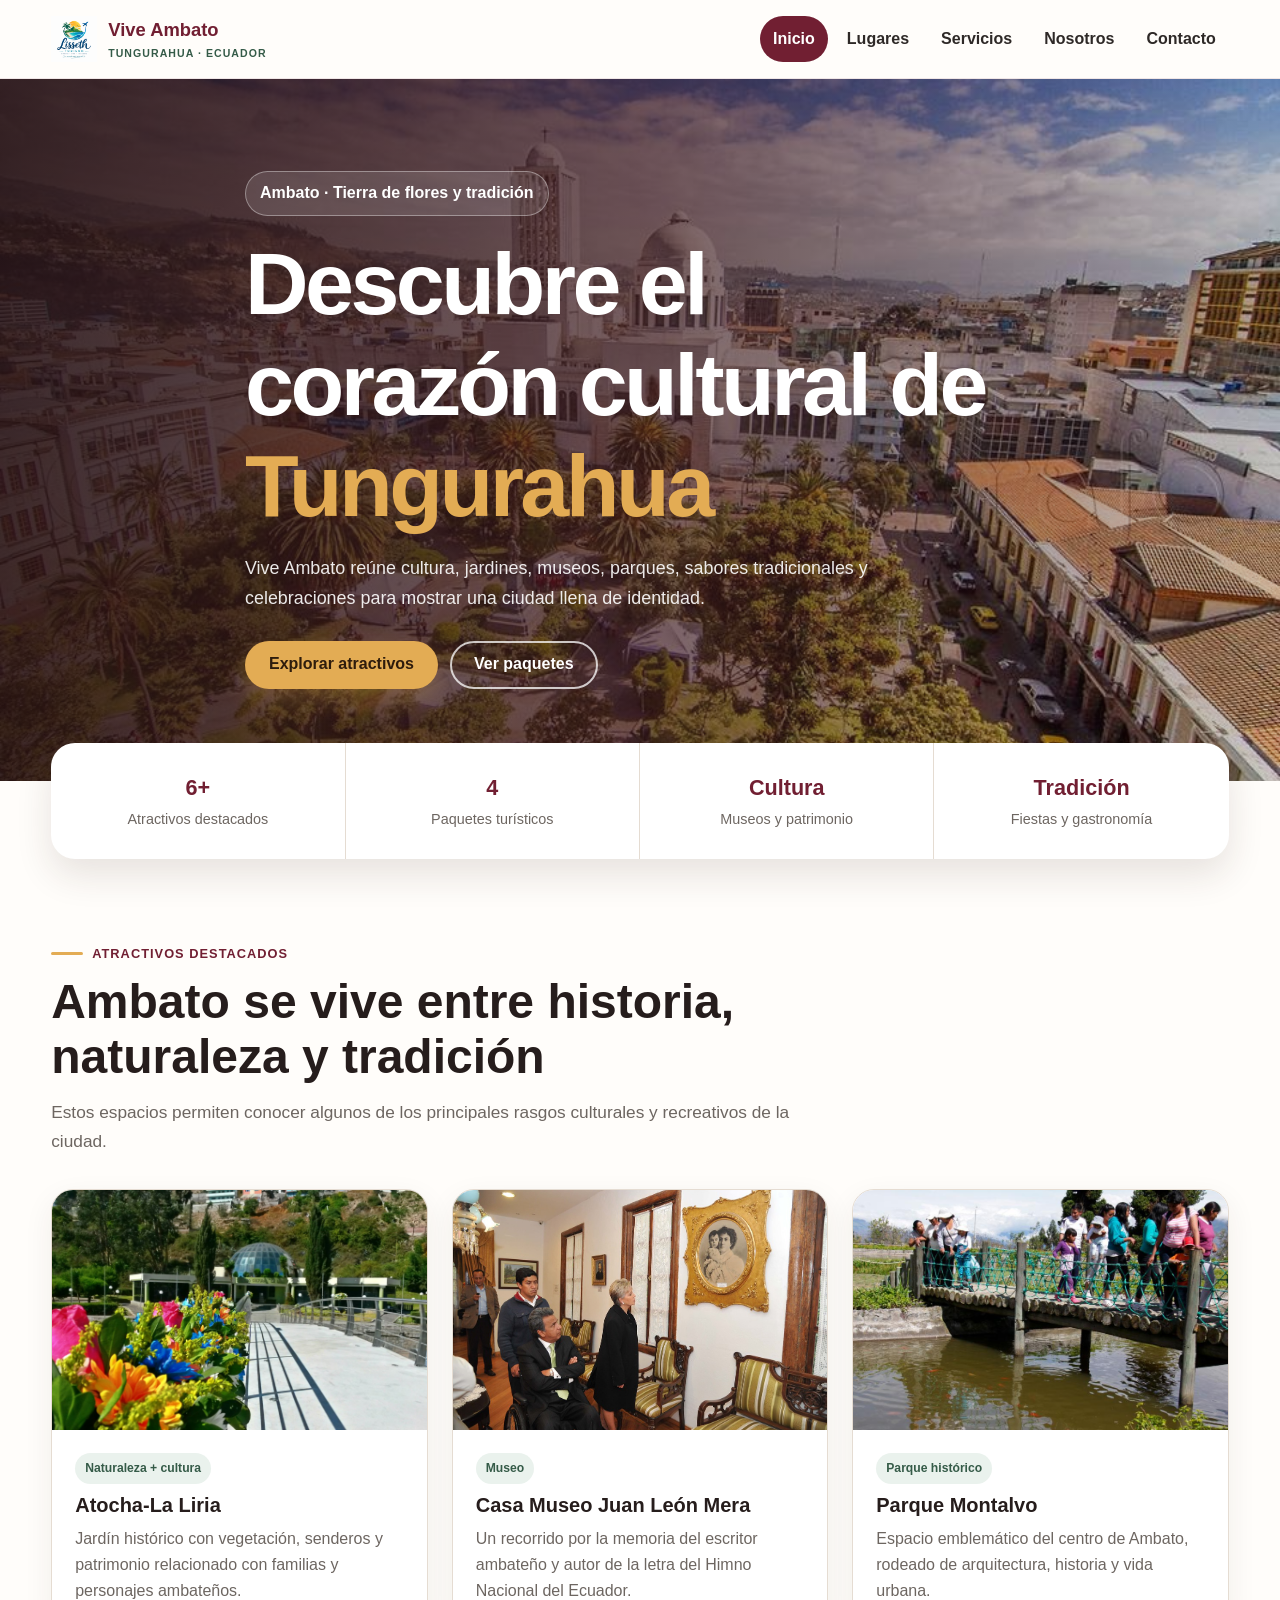
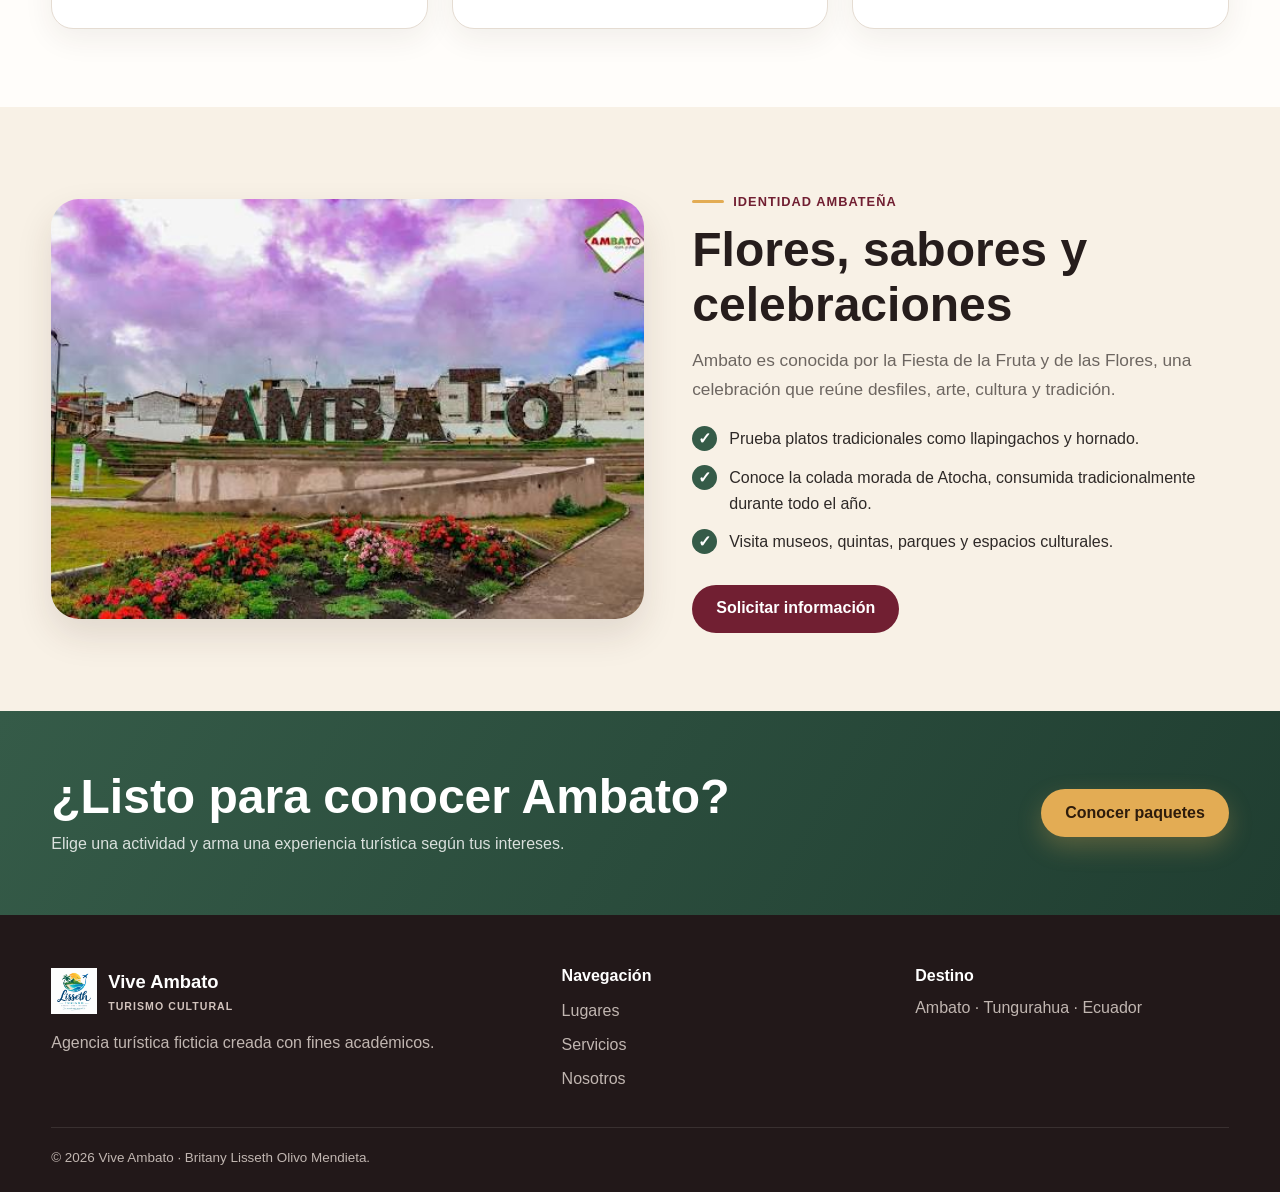
<file: index.html>
<!DOCTYPE html>
<html lang="es">
<head>
  <meta charset="UTF-8">
  <meta name="viewport" content="width=device-width, initial-scale=1.0">
  <meta name="description" content="Vive Ambato, agencia turística ficticia dedicada a promocionar la cultura, parques, gastronomía, museos y eventos de Ambato, Tungurahua.">
  <title>Vive Ambato | Inicio</title>
  <link rel="icon" href="images/logo.png" type="image/png">
  <link rel="stylesheet" href="css/styles.css">
</head>
<body>
  <a class="skip-link" href="#contenido">Saltar al contenido</a>

  <header class="site-header">
    <div class="container navbar">
      <a class="brand" href="index.html" aria-label="Ir al inicio de Vive Ambato">
        <img src="images/logo.png" alt="Logotipo de Vive Ambato">
        <span>Vive Ambato<small>Tungurahua · Ecuador</small></span>
      </a>
      <nav aria-label="Navegación principal">
        <ul class="nav-links">
          <li><a class="active" href="index.html">Inicio</a></li>
          <li><a href="destinos.html">Lugares</a></li>
          <li><a href="servicios.html">Servicios</a></li>
          <li><a href="nosotros.html">Nosotros</a></li>
          <li><a href="contacto.html">Contacto</a></li>
        </ul>
      </nav>
    </div>
  </header>

  <main id="contenido">
    <section class="hero">
      <div class="container hero-content">
        <span class="hero-badge">Ambato · Tierra de flores y tradición</span>
        <h1>Descubre el corazón cultural de <span>Tungurahua</span></h1>
        <p>Vive Ambato reúne cultura, jardines, museos, parques, sabores tradicionales y celebraciones para mostrar una ciudad llena de identidad.</p>
        <div class="hero-actions">
          <a class="btn btn-primary" href="destinos.html">Explorar atractivos</a>
          <a class="btn btn-secondary" href="servicios.html">Ver paquetes</a>
        </div>
      </div>
    </section>

    <section class="stats" aria-label="Resumen turístico">
      <div class="container stats-inner">
        <div class="stat"><strong>6+</strong><span>Atractivos destacados</span></div>
        <div class="stat"><strong>4</strong><span>Paquetes turísticos</span></div>
        <div class="stat"><strong>Cultura</strong><span>Museos y patrimonio</span></div>
        <div class="stat"><strong>Tradición</strong><span>Fiestas y gastronomía</span></div>
      </div>
    </section>

    <section class="section">
      <div class="container">
        <div class="section-heading">
          <span class="eyebrow">Atractivos destacados</span>
          <h2>Ambato se vive entre historia, naturaleza y tradición</h2>
          <p class="lead">Estos espacios permiten conocer algunos de los principales rasgos culturales y recreativos de la ciudad.</p>
        </div>
        <div class="grid-3">
          <article class="card">
            <div class="card-image"><img src="images/destino1.webp" alt="Representación del Jardín Histórico Botánico Atocha-La Liria"></div>
            <div class="card-content"><span class="card-tag">Naturaleza + cultura</span><h3>Atocha-La Liria</h3><p>Jardín histórico con vegetación, senderos y patrimonio relacionado con familias y personajes ambateños.</p></div>
          </article>
          <article class="card">
            <div class="card-image"><img src="images/destino2.webp" alt="Representación de la Casa Museo Juan León Mera"></div>
            <div class="card-content"><span class="card-tag">Museo</span><h3>Casa Museo Juan León Mera</h3><p>Un recorrido por la memoria del escritor ambateño y autor de la letra del Himno Nacional del Ecuador.</p></div>
          </article>
          <article class="card">
            <div class="card-image"><img src="images/destino4.webp" alt="Representación del Parque Montalvo de Ambato"></div>
            <div class="card-content"><span class="card-tag">Parque histórico</span><h3>Parque Montalvo</h3><p>Espacio emblemático del centro de Ambato, rodeado de arquitectura, historia y vida urbana.</p></div>
          </article>
        </div>
      </div>
    </section>

    <section class="section section-soft">
      <div class="container split">
        <div class="split-media"><img src="images/destino5.webp" alt="Representación de flores y áreas recreativas de Ambato"></div>
        <div>
          <span class="eyebrow">Identidad ambateña</span>
          <h2>Flores, sabores y celebraciones</h2>
          <p class="lead">Ambato es conocida por la Fiesta de la Fruta y de las Flores, una celebración que reúne desfiles, arte, cultura y tradición.</p>
          <ul class="check-list">
            <li>Prueba platos tradicionales como llapingachos y hornado.</li>
            <li>Conoce la colada morada de Atocha, consumida tradicionalmente durante todo el año.</li>
            <li>Visita museos, quintas, parques y espacios culturales.</li>
          </ul>
          <a class="btn btn-vino" href="contacto.html">Solicitar información</a>
        </div>
      </div>
    </section>

    <section class="cta">
      <div class="container cta-inner">
        <div><h2>¿Listo para conocer Ambato?</h2><p>Elige una actividad y arma una experiencia turística según tus intereses.</p></div>
        <a class="btn btn-primary" href="servicios.html">Conocer paquetes</a>
      </div>
    </section>
  </main>

  <footer class="site-footer">
    <div class="container">
      <div class="footer-grid">
        <div><a class="brand" href="index.html"><img src="images/logo.png" alt=""><span style="color:white">Vive Ambato<small style="color:#d2c3bd">Turismo cultural</small></span></a><p style="margin-top:15px">Agencia turística ficticia creada con fines académicos.</p></div>
        <div><h3>Navegación</h3><ul class="footer-links"><li><a href="destinos.html">Lugares</a></li><li><a href="servicios.html">Servicios</a></li><li><a href="nosotros.html">Nosotros</a></li></ul></div>
        <div><h3>Destino</h3><p>Ambato · Tungurahua · Ecuador</p></div>
      </div>
      <p class="copyright">© 2026 Vive Ambato · Britany Lisseth Olivo Mendieta.</p>
    </div>
  </footer>
</body>
</html>
</file>
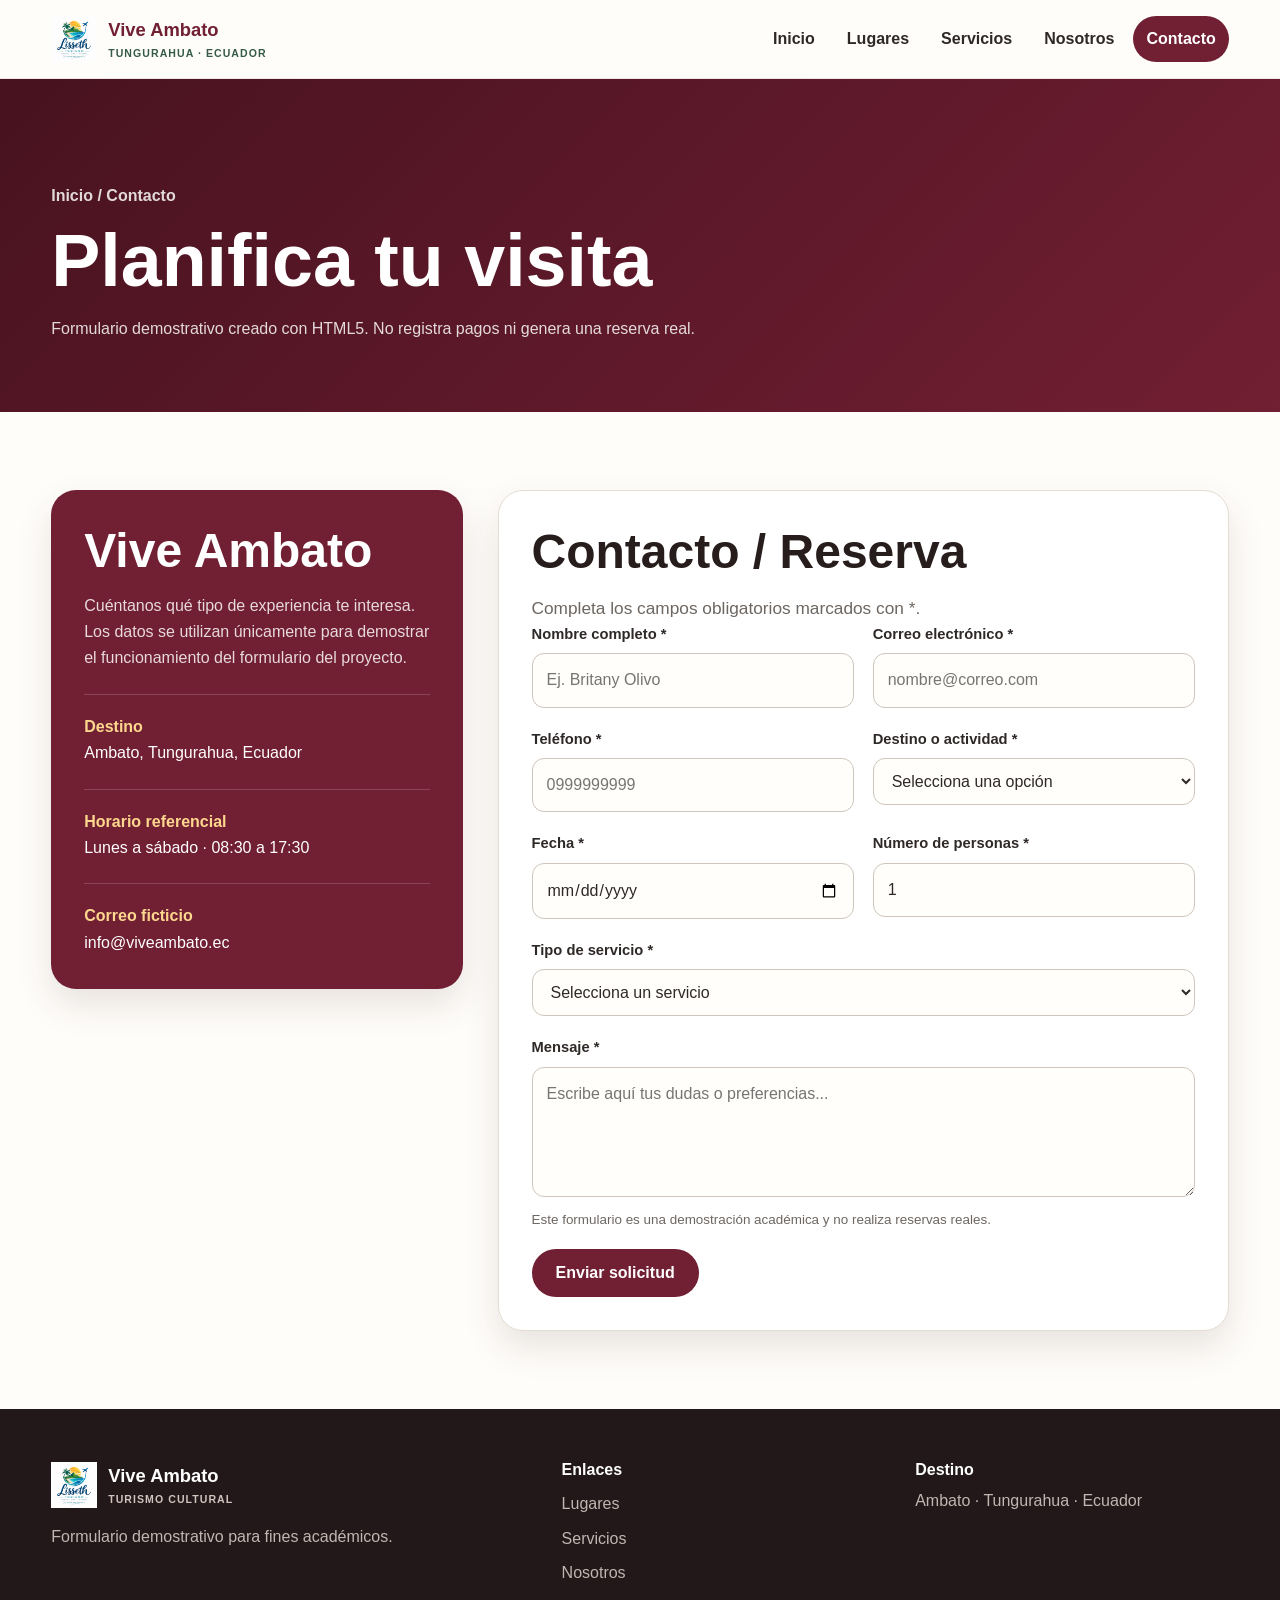
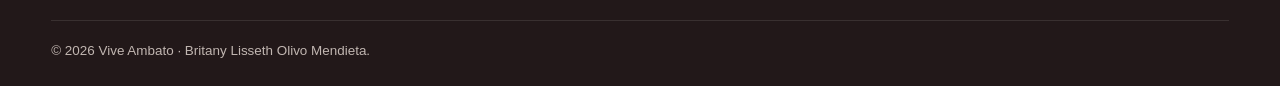
<file: contacto.html>
<!DOCTYPE html>
<html lang="es">
<head>
  <meta charset="UTF-8">
  <meta name="viewport" content="width=device-width, initial-scale=1.0">
  <meta name="description" content="Formulario HTML5 de contacto y reserva demostrativa de Vive Ambato.">
  <title>Contacto / Reserva | Vive Ambato</title>
  <link rel="icon" href="images/logo.png" type="image/png">
  <link rel="stylesheet" href="css/styles.css">
</head>
<body>
  <a class="skip-link" href="#contenido">Saltar al contenido</a>
  <header class="site-header"><div class="container navbar"><a class="brand" href="index.html"><img src="images/logo.png" alt="Logotipo de Vive Ambato"><span>Vive Ambato<small>Tungurahua · Ecuador</small></span></a><nav aria-label="Navegación principal"><ul class="nav-links"><li><a href="index.html">Inicio</a></li><li><a href="destinos.html">Lugares</a></li><li><a href="servicios.html">Servicios</a></li><li><a href="nosotros.html">Nosotros</a></li><li><a class="active" href="contacto.html">Contacto</a></li></ul></nav></div></header>

  <main id="contenido">
    <section class="page-hero"><div class="container"><p class="breadcrumb">Inicio / Contacto</p><h1>Planifica tu visita</h1><p>Formulario demostrativo creado con HTML5. No registra pagos ni genera una reserva real.</p></div></section>

    <section class="section">
      <div class="container contact-layout">
        <aside class="contact-info"><h2>Vive Ambato</h2><p>Cuéntanos qué tipo de experiencia te interesa. Los datos se utilizan únicamente para demostrar el funcionamiento del formulario del proyecto.</p><div class="info-row"><strong>Destino</strong>Ambato, Tungurahua, Ecuador</div><div class="info-row"><strong>Horario referencial</strong>Lunes a sábado · 08:30 a 17:30</div><div class="info-row"><strong>Correo ficticio</strong>info@viveambato.ec</div></aside>

        <section class="form-card" aria-labelledby="titulo-formulario">
          <h2 id="titulo-formulario">Contacto / Reserva</h2>
          <p class="lead">Completa los campos obligatorios marcados con *.</p>
          <form action="#" method="get">
            <div class="form-grid">
              <div class="form-group"><label for="nombre">Nombre completo *</label><input type="text" id="nombre" name="nombre" placeholder="Ej. Britany Olivo" required autocomplete="name"></div>
              <div class="form-group"><label for="correo">Correo electrónico *</label><input type="email" id="correo" name="correo" placeholder="nombre@correo.com" required autocomplete="email"></div>
              <div class="form-group"><label for="telefono">Teléfono *</label><input type="tel" id="telefono" name="telefono" placeholder="0999999999" required autocomplete="tel"></div>
              <div class="form-group"><label for="actividad">Destino o actividad *</label><select id="actividad" name="actividad" required><option value="">Selecciona una opción</option><option>Atocha-La Liria</option><option>Casa Museo Juan León Mera</option><option>Quinta de Juan Montalvo</option><option>Parque Montalvo</option><option>Parque de las Flores</option><option>Parque Provincial de la Familia</option><option>Ruta gastronómica</option></select></div>
              <div class="form-group"><label for="fecha">Fecha *</label><input type="date" id="fecha" name="fecha" required></div>
              <div class="form-group"><label for="personas">Número de personas *</label><input type="number" id="personas" name="personas" min="1" max="30" value="1" required></div>
              <div class="form-group full"><label for="servicio">Tipo de servicio *</label><select id="servicio" name="servicio" required><option value="">Selecciona un servicio</option><option>Ambato Cultural</option><option>Naturaleza y Flores</option><option>Sabores Ambateños</option><option>Ambato en un Día</option><option>Información general</option></select></div>
              <div class="form-group full"><label for="mensaje">Mensaje *</label><textarea id="mensaje" name="mensaje" placeholder="Escribe aquí tus dudas o preferencias..." required></textarea></div>
            </div>
            <p class="form-note">Este formulario es una demostración académica y no realiza reservas reales.</p>
            <button class="btn btn-vino" type="submit">Enviar solicitud</button>
          </form>
        </section>
      </div>
    </section>
  </main>

  <footer class="site-footer"><div class="container"><div class="footer-grid"><div><a class="brand" href="index.html"><img src="images/logo.png" alt=""><span style="color:white">Vive Ambato<small style="color:#d2c3bd">Turismo cultural</small></span></a><p style="margin-top:15px">Formulario demostrativo para fines académicos.</p></div><div><h3>Enlaces</h3><ul class="footer-links"><li><a href="destinos.html">Lugares</a></li><li><a href="servicios.html">Servicios</a></li><li><a href="nosotros.html">Nosotros</a></li></ul></div><div><h3>Destino</h3><p>Ambato · Tungurahua · Ecuador</p></div></div><p class="copyright">© 2026 Vive Ambato · Britany Lisseth Olivo Mendieta.</p></div></footer>
</body>
</html>
</file>
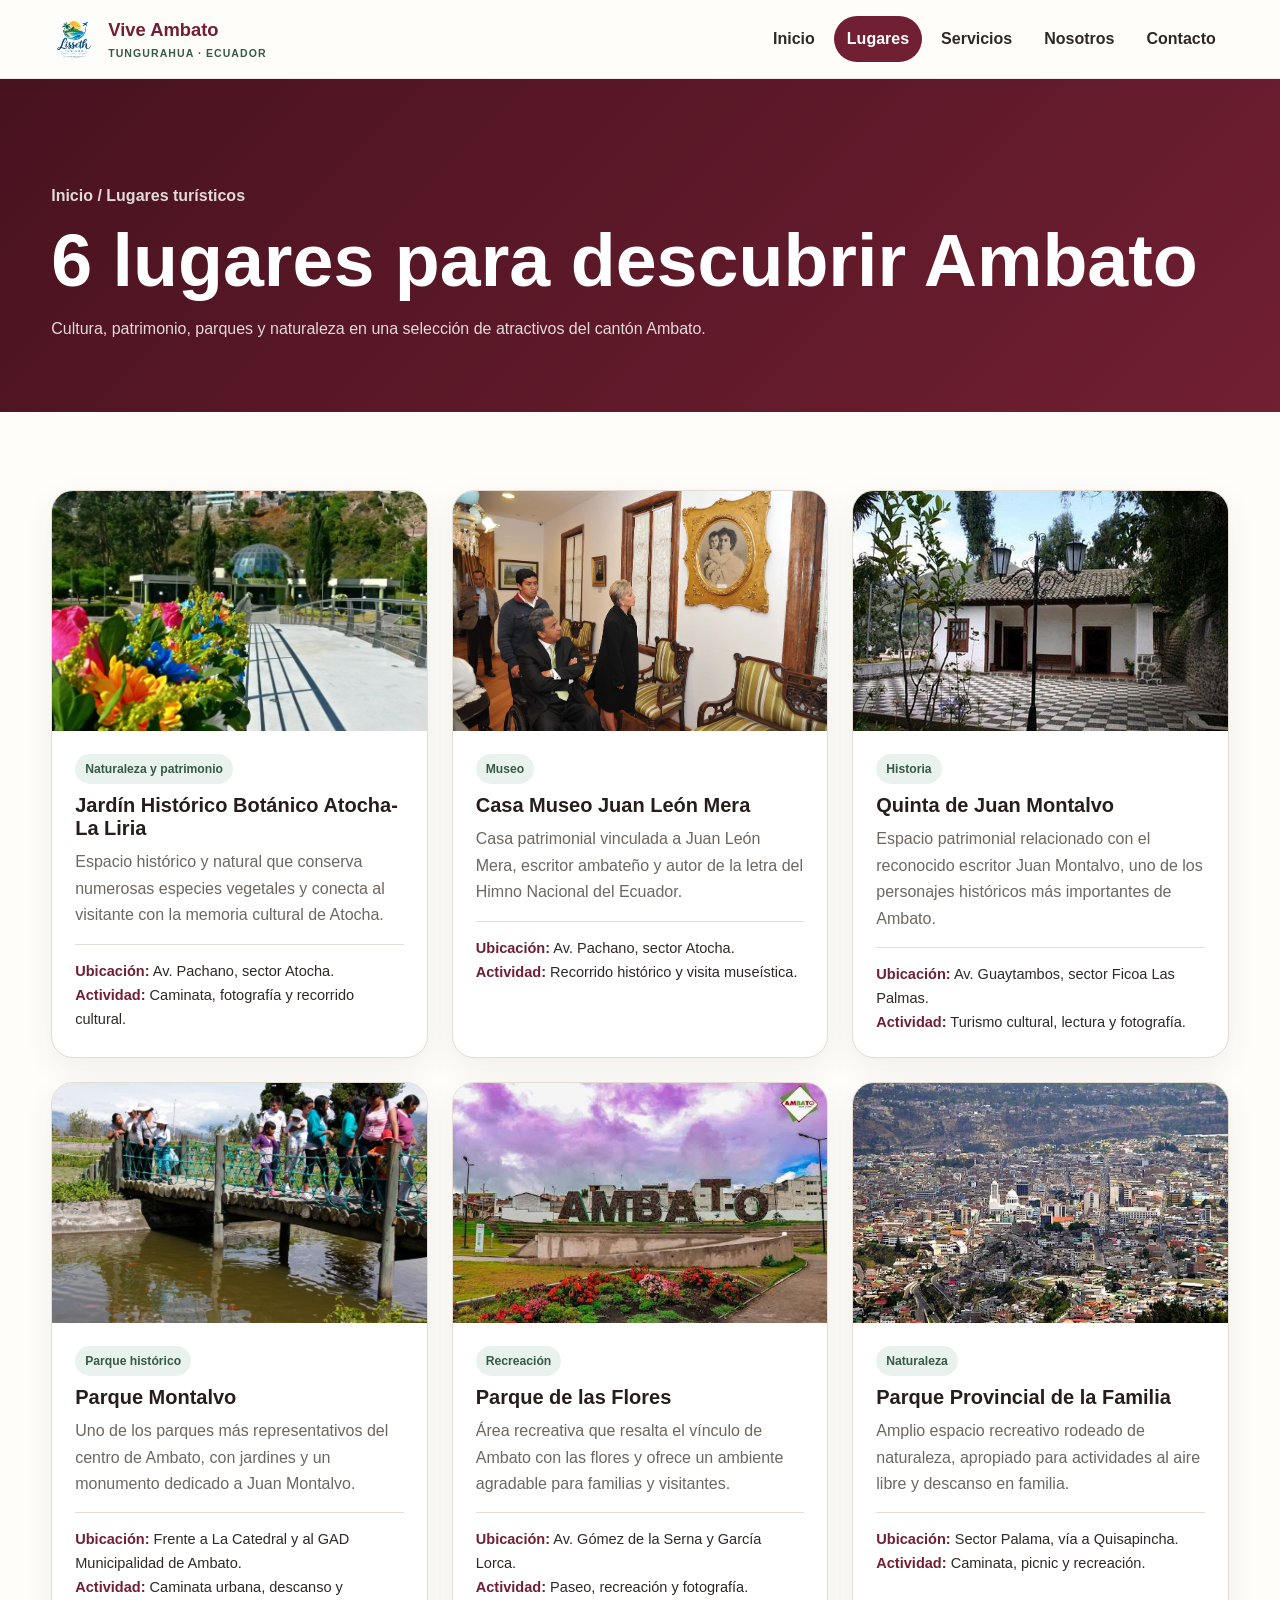
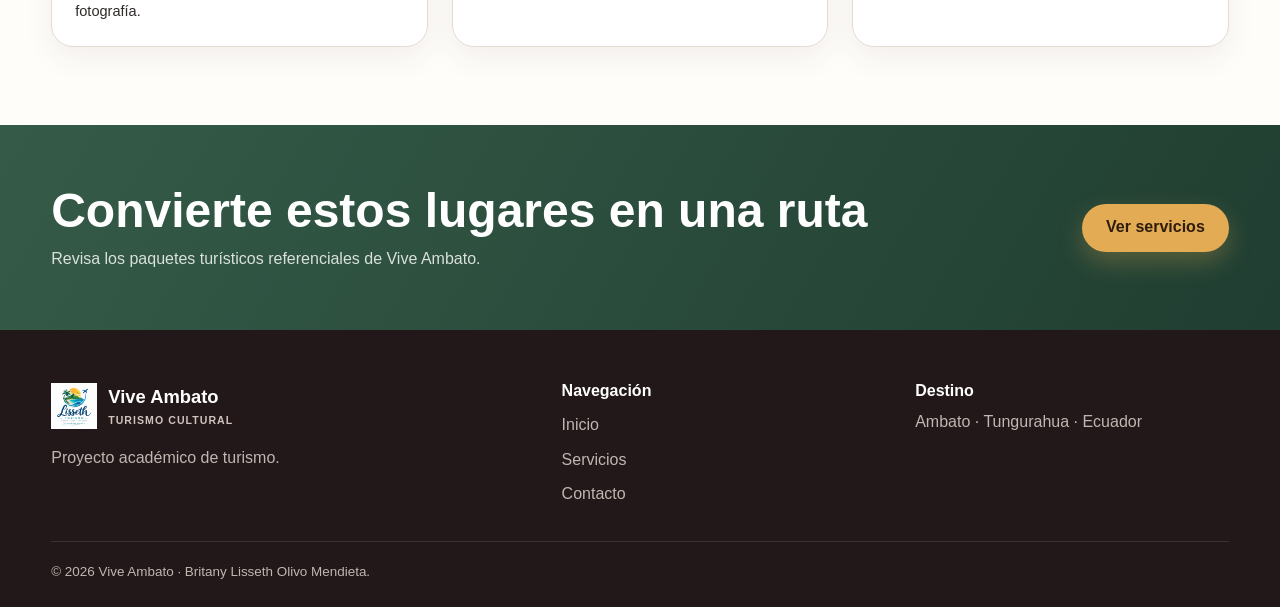
<file: destinos.html>
<!DOCTYPE html>
<html lang="es">
<head>
  <meta charset="UTF-8">
  <meta name="viewport" content="width=device-width, initial-scale=1.0">
  <meta name="description" content="Seis atractivos turísticos de Ambato con descripción, ubicación y actividades para el visitante.">
  <title>Lugares turísticos | Vive Ambato</title>
  <link rel="icon" href="images/logo.png" type="image/png">
  <link rel="stylesheet" href="css/styles.css">
</head>
<body>
  <a class="skip-link" href="#contenido">Saltar al contenido</a>
  <header class="site-header">
    <div class="container navbar">
      <a class="brand" href="index.html"><img src="images/logo.png" alt="Logotipo de Vive Ambato"><span>Vive Ambato<small>Tungurahua · Ecuador</small></span></a>
      <nav aria-label="Navegación principal"><ul class="nav-links"><li><a href="index.html">Inicio</a></li><li><a class="active" href="destinos.html">Lugares</a></li><li><a href="servicios.html">Servicios</a></li><li><a href="nosotros.html">Nosotros</a></li><li><a href="contacto.html">Contacto</a></li></ul></nav>
    </div>
  </header>

  <main id="contenido">
    <section class="page-hero"><div class="container"><p class="breadcrumb">Inicio / Lugares turísticos</p><h1>6 lugares para descubrir Ambato</h1><p>Cultura, patrimonio, parques y naturaleza en una selección de atractivos del cantón Ambato.</p></div></section>

    <section class="section">
      <div class="container">
        <div class="grid-3">
          <article class="card">
            <div class="card-image"><img src="images/destino1.webp" alt="Jardín Histórico Botánico Atocha-La Liria"></div>
            <div class="card-content"><span class="card-tag">Naturaleza y patrimonio</span><h3>Jardín Histórico Botánico Atocha-La Liria</h3><p>Espacio histórico y natural que conserva numerosas especies vegetales y conecta al visitante con la memoria cultural de Atocha.</p><div class="card-meta"><strong>Ubicación:</strong> Av. Pachano, sector Atocha.<br><strong>Actividad:</strong> Caminata, fotografía y recorrido cultural.</div></div>
          </article>

          <article class="card">
            <div class="card-image"><img src="images/destino2.webp" alt="Casa Museo Juan León Mera"></div>
            <div class="card-content"><span class="card-tag">Museo</span><h3>Casa Museo Juan León Mera</h3><p>Casa patrimonial vinculada a Juan León Mera, escritor ambateño y autor de la letra del Himno Nacional del Ecuador.</p><div class="card-meta"><strong>Ubicación:</strong> Av. Pachano, sector Atocha.<br><strong>Actividad:</strong> Recorrido histórico y visita museística.</div></div>
          </article>

          <article class="card">
            <div class="card-image"><img src="images/destino3.webp" alt="Quinta de Juan Montalvo"></div>
            <div class="card-content"><span class="card-tag">Historia</span><h3>Quinta de Juan Montalvo</h3><p>Espacio patrimonial relacionado con el reconocido escritor Juan Montalvo, uno de los personajes históricos más importantes de Ambato.</p><div class="card-meta"><strong>Ubicación:</strong> Av. Guaytambos, sector Ficoa Las Palmas.<br><strong>Actividad:</strong> Turismo cultural, lectura y fotografía.</div></div>
          </article>

          <article class="card">
            <div class="card-image"><img src="images/destino4.webp" alt="Parque Montalvo de Ambato"></div>
            <div class="card-content"><span class="card-tag">Parque histórico</span><h3>Parque Montalvo</h3><p>Uno de los parques más representativos del centro de Ambato, con jardines y un monumento dedicado a Juan Montalvo.</p><div class="card-meta"><strong>Ubicación:</strong> Frente a La Catedral y al GAD Municipalidad de Ambato.<br><strong>Actividad:</strong> Caminata urbana, descanso y fotografía.</div></div>
          </article>

          <article class="card">
            <div class="card-image"><img src="images/destino5.webp" alt="Parque de las Flores en Ambato"></div>
            <div class="card-content"><span class="card-tag">Recreación</span><h3>Parque de las Flores</h3><p>Área recreativa que resalta el vínculo de Ambato con las flores y ofrece un ambiente agradable para familias y visitantes.</p><div class="card-meta"><strong>Ubicación:</strong> Av. Gómez de la Serna y García Lorca.<br><strong>Actividad:</strong> Paseo, recreación y fotografía.</div></div>
          </article>

          <article class="card">
            <div class="card-image"><img src="images/destino6.webp" alt="Parque Provincial de la Familia"></div>
            <div class="card-content"><span class="card-tag">Naturaleza</span><h3>Parque Provincial de la Familia</h3><p>Amplio espacio recreativo rodeado de naturaleza, apropiado para actividades al aire libre y descanso en familia.</p><div class="card-meta"><strong>Ubicación:</strong> Sector Palama, vía a Quisapincha.<br><strong>Actividad:</strong> Caminata, picnic y recreación.</div></div>
          </article>
        </div>
      </div>
    </section>

    <section class="cta"><div class="container cta-inner"><div><h2>Convierte estos lugares en una ruta</h2><p>Revisa los paquetes turísticos referenciales de Vive Ambato.</p></div><a class="btn btn-primary" href="servicios.html">Ver servicios</a></div></section>
  </main>

  <footer class="site-footer"><div class="container"><div class="footer-grid"><div><a class="brand" href="index.html"><img src="images/logo.png" alt=""><span style="color:white">Vive Ambato<small style="color:#d2c3bd">Turismo cultural</small></span></a><p style="margin-top:15px">Proyecto académico de turismo.</p></div><div><h3>Navegación</h3><ul class="footer-links"><li><a href="index.html">Inicio</a></li><li><a href="servicios.html">Servicios</a></li><li><a href="contacto.html">Contacto</a></li></ul></div><div><h3>Destino</h3><p>Ambato · Tungurahua · Ecuador</p></div></div><p class="copyright">© 2026 Vive Ambato · Britany Lisseth Olivo Mendieta.</p></div></footer>
</body>
</html>
</file>
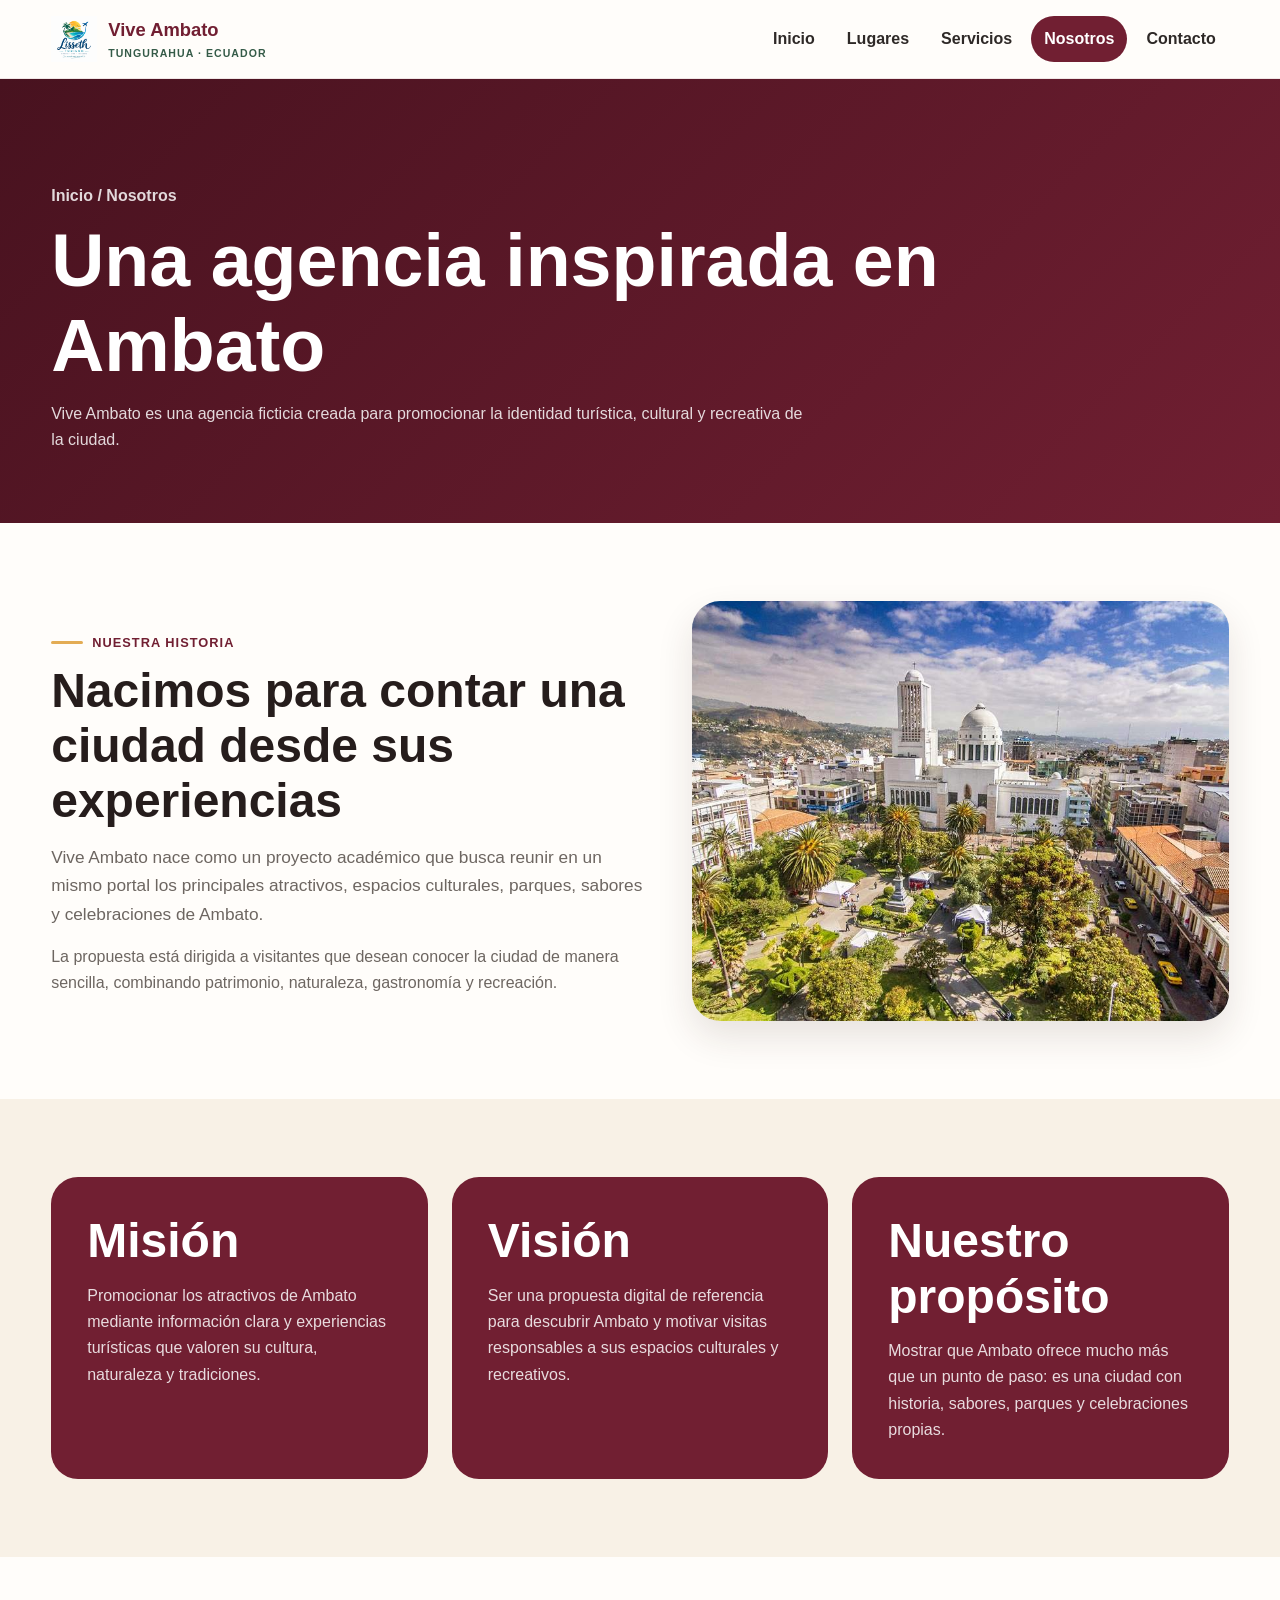
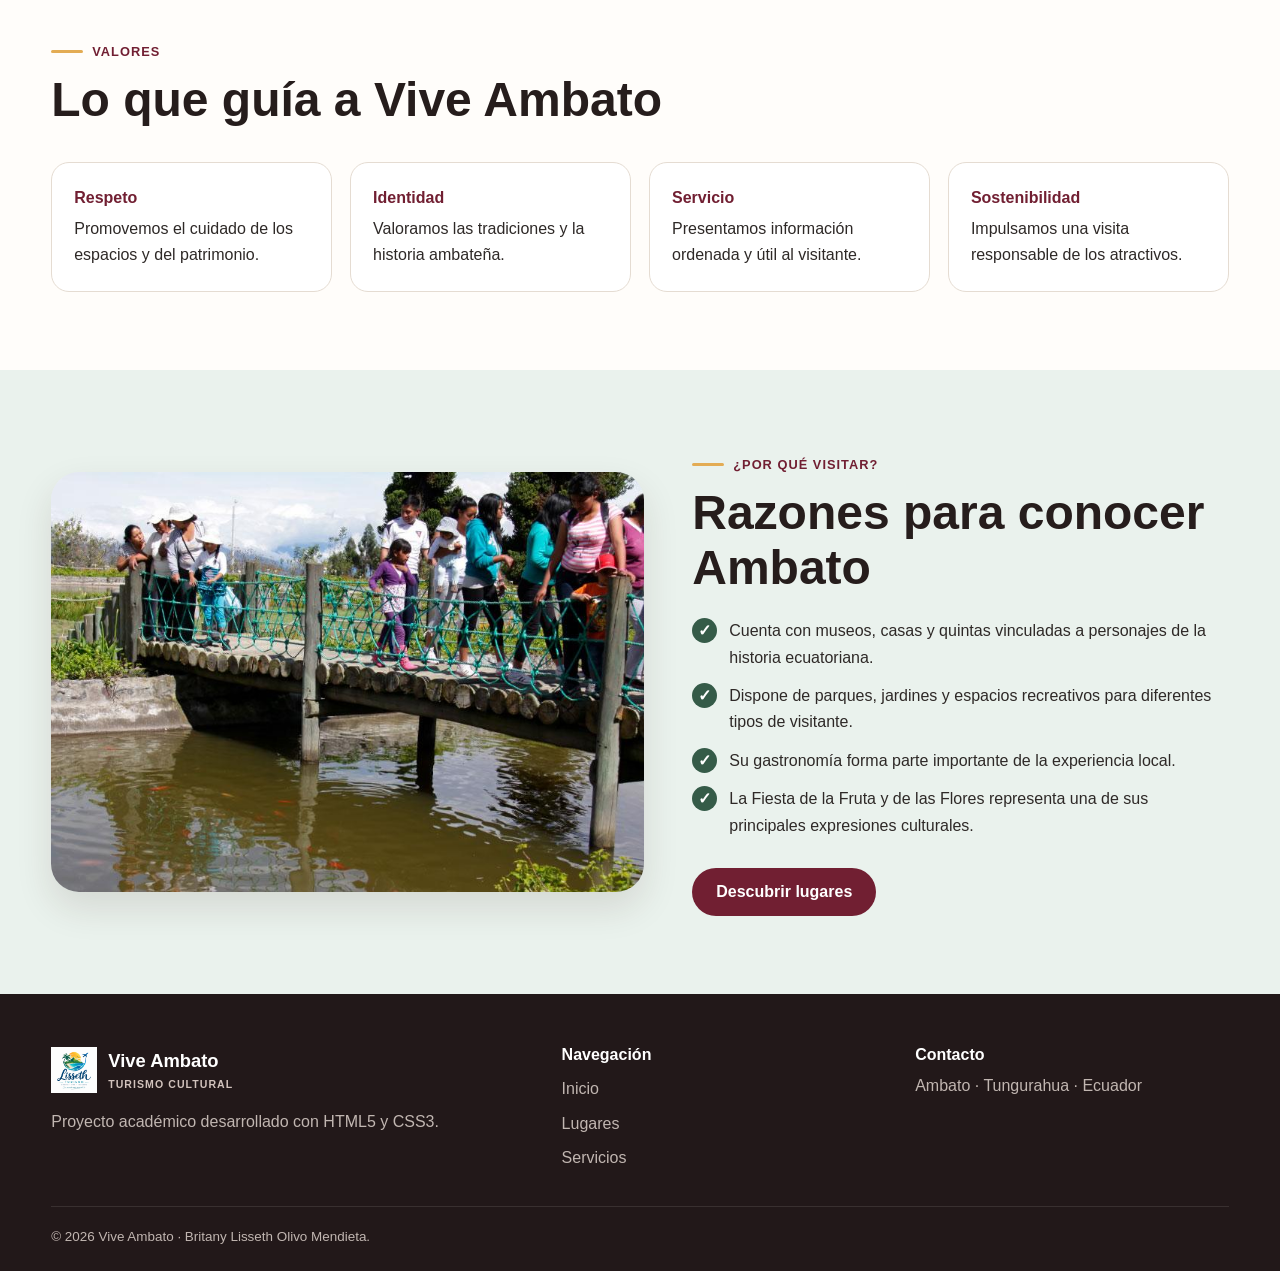
<file: nosotros.html>
<!DOCTYPE html>
<html lang="es">
<head>
  <meta charset="UTF-8">
  <meta name="viewport" content="width=device-width, initial-scale=1.0">
  <meta name="description" content="Historia, misión, visión y valores de la agencia turística ficticia Vive Ambato.">
  <title>Nosotros | Vive Ambato</title>
  <link rel="icon" href="images/logo.png" type="image/png">
  <link rel="stylesheet" href="css/styles.css">
</head>
<body>
  <a class="skip-link" href="#contenido">Saltar al contenido</a>
  <header class="site-header"><div class="container navbar"><a class="brand" href="index.html"><img src="images/logo.png" alt="Logotipo de Vive Ambato"><span>Vive Ambato<small>Tungurahua · Ecuador</small></span></a><nav aria-label="Navegación principal"><ul class="nav-links"><li><a href="index.html">Inicio</a></li><li><a href="destinos.html">Lugares</a></li><li><a href="servicios.html">Servicios</a></li><li><a class="active" href="nosotros.html">Nosotros</a></li><li><a href="contacto.html">Contacto</a></li></ul></nav></div></header>

  <main id="contenido">
    <section class="page-hero"><div class="container"><p class="breadcrumb">Inicio / Nosotros</p><h1>Una agencia inspirada en Ambato</h1><p>Vive Ambato es una agencia ficticia creada para promocionar la identidad turística, cultural y recreativa de la ciudad.</p></div></section>

    <section class="section"><div class="container split"><div><span class="eyebrow">Nuestra historia</span><h2>Nacimos para contar una ciudad desde sus experiencias</h2><p class="lead">Vive Ambato nace como un proyecto académico que busca reunir en un mismo portal los principales atractivos, espacios culturales, parques, sabores y celebraciones de Ambato.</p><p style="margin-top:16px;color:var(--gris)">La propuesta está dirigida a visitantes que desean conocer la ciudad de manera sencilla, combinando patrimonio, naturaleza, gastronomía y recreación.</p></div><div class="split-media"><img src="images/hero.webp" alt="Representación panorámica de Ambato"></div></div></section>

    <section class="section section-soft"><div class="container"><div class="grid-3"><article class="quote-box"><h2>Misión</h2><p>Promocionar los atractivos de Ambato mediante información clara y experiencias turísticas que valoren su cultura, naturaleza y tradiciones.</p></article><article class="quote-box"><h2>Visión</h2><p>Ser una propuesta digital de referencia para descubrir Ambato y motivar visitas responsables a sus espacios culturales y recreativos.</p></article><article class="quote-box"><h2>Nuestro propósito</h2><p>Mostrar que Ambato ofrece mucho más que un punto de paso: es una ciudad con historia, sabores, parques y celebraciones propias.</p></article></div></div></section>

    <section class="section"><div class="container"><div class="section-heading"><span class="eyebrow">Valores</span><h2>Lo que guía a Vive Ambato</h2></div><div class="values"><div class="value"><strong>Respeto</strong><p>Promovemos el cuidado de los espacios y del patrimonio.</p></div><div class="value"><strong>Identidad</strong><p>Valoramos las tradiciones y la historia ambateña.</p></div><div class="value"><strong>Servicio</strong><p>Presentamos información ordenada y útil al visitante.</p></div><div class="value"><strong>Sostenibilidad</strong><p>Impulsamos una visita responsable de los atractivos.</p></div></div></div></section>

    <section class="section section-green"><div class="container split"><div class="split-media"><img src="images/destino4.webp" alt="Parque y patrimonio de Ambato"></div><div><span class="eyebrow">¿Por qué visitar?</span><h2>Razones para conocer Ambato</h2><ul class="check-list"><li>Cuenta con museos, casas y quintas vinculadas a personajes de la historia ecuatoriana.</li><li>Dispone de parques, jardines y espacios recreativos para diferentes tipos de visitante.</li><li>Su gastronomía forma parte importante de la experiencia local.</li><li>La Fiesta de la Fruta y de las Flores representa una de sus principales expresiones culturales.</li></ul><a class="btn btn-vino" href="destinos.html">Descubrir lugares</a></div></div></section>
  </main>

  <footer class="site-footer"><div class="container"><div class="footer-grid"><div><a class="brand" href="index.html"><img src="images/logo.png" alt=""><span style="color:white">Vive Ambato<small style="color:#d2c3bd">Turismo cultural</small></span></a><p style="margin-top:15px">Proyecto académico desarrollado con HTML5 y CSS3.</p></div><div><h3>Navegación</h3><ul class="footer-links"><li><a href="index.html">Inicio</a></li><li><a href="destinos.html">Lugares</a></li><li><a href="servicios.html">Servicios</a></li></ul></div><div><h3>Contacto</h3><p>Ambato · Tungurahua · Ecuador</p></div></div><p class="copyright">© 2026 Vive Ambato · Britany Lisseth Olivo Mendieta.</p></div></footer>
</body>
</html>
</file>
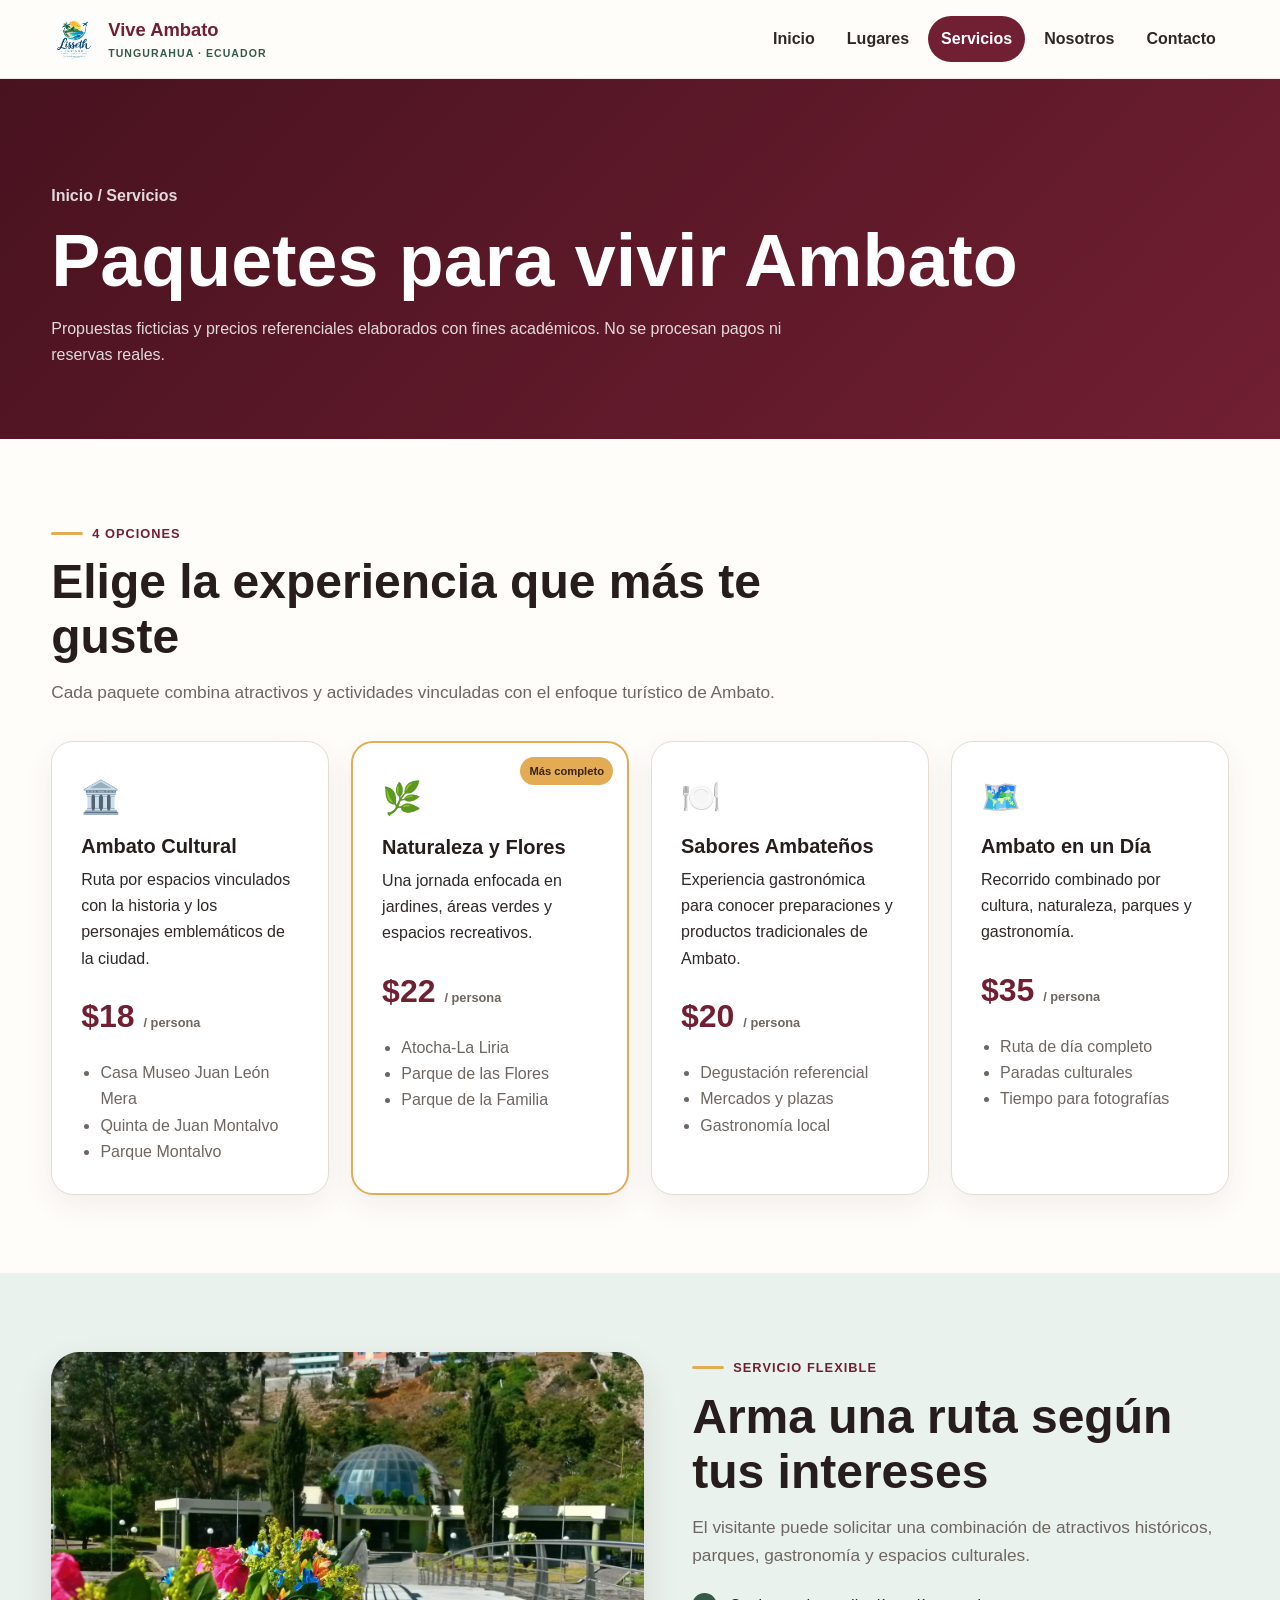
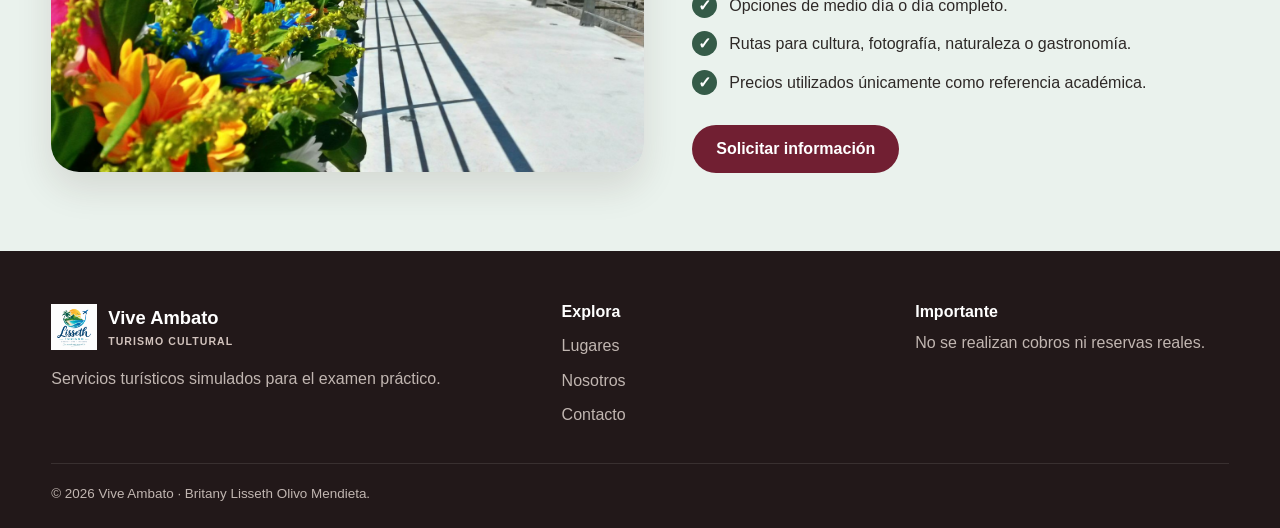
<file: servicios.html>
<!DOCTYPE html>
<html lang="es">
<head>
  <meta charset="UTF-8">
  <meta name="viewport" content="width=device-width, initial-scale=1.0">
  <meta name="description" content="Servicios y paquetes turísticos referenciales de Vive Ambato.">
  <title>Servicios y paquetes | Vive Ambato</title>
  <link rel="icon" href="images/logo.png" type="image/png">
  <link rel="stylesheet" href="css/styles.css">
</head>
<body>
  <a class="skip-link" href="#contenido">Saltar al contenido</a>
  <header class="site-header"><div class="container navbar"><a class="brand" href="index.html"><img src="images/logo.png" alt="Logotipo de Vive Ambato"><span>Vive Ambato<small>Tungurahua · Ecuador</small></span></a><nav aria-label="Navegación principal"><ul class="nav-links"><li><a href="index.html">Inicio</a></li><li><a href="destinos.html">Lugares</a></li><li><a class="active" href="servicios.html">Servicios</a></li><li><a href="nosotros.html">Nosotros</a></li><li><a href="contacto.html">Contacto</a></li></ul></nav></div></header>

  <main id="contenido">
    <section class="page-hero"><div class="container"><p class="breadcrumb">Inicio / Servicios</p><h1>Paquetes para vivir Ambato</h1><p>Propuestas ficticias y precios referenciales elaborados con fines académicos. No se procesan pagos ni reservas reales.</p></div></section>

    <section class="section">
      <div class="container">
        <div class="section-heading"><span class="eyebrow">4 opciones</span><h2>Elige la experiencia que más te guste</h2><p class="lead">Cada paquete combina atractivos y actividades vinculadas con el enfoque turístico de Ambato.</p></div>
        <div class="grid-4">
          <article class="service-card"><div class="service-icon">🏛️</div><h3>Ambato Cultural</h3><p>Ruta por espacios vinculados con la historia y los personajes emblemáticos de la ciudad.</p><p class="price">$18 <small>/ persona</small></p><ul><li>Casa Museo Juan León Mera</li><li>Quinta de Juan Montalvo</li><li>Parque Montalvo</li></ul></article>
          <article class="service-card featured"><span class="popular">Más completo</span><div class="service-icon">🌿</div><h3>Naturaleza y Flores</h3><p>Una jornada enfocada en jardines, áreas verdes y espacios recreativos.</p><p class="price">$22 <small>/ persona</small></p><ul><li>Atocha-La Liria</li><li>Parque de las Flores</li><li>Parque de la Familia</li></ul></article>
          <article class="service-card"><div class="service-icon">🍽️</div><h3>Sabores Ambateños</h3><p>Experiencia gastronómica para conocer preparaciones y productos tradicionales de Ambato.</p><p class="price">$20 <small>/ persona</small></p><ul><li>Degustación referencial</li><li>Mercados y plazas</li><li>Gastronomía local</li></ul></article>
          <article class="service-card"><div class="service-icon">🗺️</div><h3>Ambato en un Día</h3><p>Recorrido combinado por cultura, naturaleza, parques y gastronomía.</p><p class="price">$35 <small>/ persona</small></p><ul><li>Ruta de día completo</li><li>Paradas culturales</li><li>Tiempo para fotografías</li></ul></article>
        </div>
      </div>
    </section>

    <section class="section section-green"><div class="container split"><div class="split-media"><img src="images/destino1.webp" alt="Jardín y naturaleza de Atocha-La Liria"></div><div><span class="eyebrow">Servicio flexible</span><h2>Arma una ruta según tus intereses</h2><p class="lead">El visitante puede solicitar una combinación de atractivos históricos, parques, gastronomía y espacios culturales.</p><ul class="check-list"><li>Opciones de medio día o día completo.</li><li>Rutas para cultura, fotografía, naturaleza o gastronomía.</li><li>Precios utilizados únicamente como referencia académica.</li></ul><a class="btn btn-vino" href="contacto.html">Solicitar información</a></div></div></section>
  </main>

  <footer class="site-footer"><div class="container"><div class="footer-grid"><div><a class="brand" href="index.html"><img src="images/logo.png" alt=""><span style="color:white">Vive Ambato<small style="color:#d2c3bd">Turismo cultural</small></span></a><p style="margin-top:15px">Servicios turísticos simulados para el examen práctico.</p></div><div><h3>Explora</h3><ul class="footer-links"><li><a href="destinos.html">Lugares</a></li><li><a href="nosotros.html">Nosotros</a></li><li><a href="contacto.html">Contacto</a></li></ul></div><div><h3>Importante</h3><p>No se realizan cobros ni reservas reales.</p></div></div><p class="copyright">© 2026 Vive Ambato · Britany Lisseth Olivo Mendieta.</p></div></footer>
</body>
</html>
</file>
<file: css/styles.css>
/* =========================================================
   VIVE AMBATO - EXAMEN PRÁCTICO
   HTML5 + CSS3 | GitHub Pages | Responsive
   ========================================================= */

:root {
  --vino: #711f32;
  --vino-oscuro: #48121f;
  --verde: #355b48;
  --verde-claro: #eaf2ed;
  --dorado: #e3ac54;
  --crema: #f8f1e6;
  --blanco: #ffffff;
  --texto: #2e2927;
  --gris: #6d6661;
  --borde: #e5dcd2;
  --sombra: 0 16px 36px rgba(61, 35, 28, 0.12);
  --radio: 22px;
  --ancho: 1180px;
}

/* Selectores de etiquetas + Box Model */
* {
  box-sizing: border-box;
  margin: 0;
  padding: 0;
}

html { scroll-behavior: smooth; }

body {
  font-family: "Segoe UI", Arial, sans-serif;
  color: var(--texto);
  background: #fffdfa;
  line-height: 1.65;
  overflow-x: hidden;
}

img {
  width: 100%;
  display: block;
  object-fit: cover;
}

a { color: inherit; text-decoration: none; }
ul { padding-left: 1.2rem; }

h1, h2, h3 {
  line-height: 1.15;
  color: #261d1c;
}

h1 { font-size: clamp(2.8rem, 7vw, 5.5rem); }
h2 { font-size: clamp(2rem, 4vw, 3rem); margin-bottom: 14px; }
h3 { font-size: 1.25rem; margin-bottom: 9px; }

.container {
  width: min(92%, var(--ancho));
  margin: 0 auto;
}

.section { padding: 78px 0; }
.section-soft { background: var(--crema); }
.section-green { background: var(--verde-claro); }

.section-heading {
  max-width: 760px;
  margin-bottom: 34px;
}

.eyebrow {
  display: inline-flex;
  align-items: center;
  gap: 9px;
  color: var(--vino);
  font-size: .8rem;
  font-weight: 900;
  letter-spacing: .08em;
  text-transform: uppercase;
  margin-bottom: 10px;
}

.eyebrow::before {
  content: "";
  width: 32px;
  height: 3px;
  border-radius: 8px;
  background: var(--dorado);
}

.lead { color: var(--gris); font-size: 1.08rem; }

/* Header + Flexbox */
.site-header {
  position: sticky;
  top: 0;
  z-index: 1000;
  background: rgba(255, 253, 250, .96);
  border-bottom: 1px solid rgba(113, 31, 50, .1);
}

.navbar {
  min-height: 78px;
  display: flex;
  align-items: center;
  justify-content: space-between;
  gap: 24px;
}

.brand {
  display: flex;
  align-items: center;
  gap: 11px;
  color: var(--vino);
  font-weight: 900;
  font-size: 1.15rem;
}

.brand img { width: 46px; height: 46px; }
.brand small {
  display: block;
  color: var(--verde);
  font-size: .66rem;
  letter-spacing: .1em;
  text-transform: uppercase;
}

.nav-links {
  display: flex;
  align-items: center;
  gap: 6px;
  list-style: none;
  padding-left: 0;
}

.nav-links a {
  display: block;
  padding: 10px 13px;
  border-radius: 999px;
  font-weight: 750;
  transition: .25s ease;
}

/* Pseudo-clases */
.nav-links a:hover,
.nav-links a.active {
  background: var(--vino);
  color: var(--blanco);
}

a:focus-visible,
button:focus-visible,
input:focus-visible,
select:focus-visible,
textarea:focus-visible {
  outline: 3px solid rgba(227, 172, 84, .65);
  outline-offset: 3px;
}

/* Botones */
.btn {
  display: inline-flex;
  align-items: center;
  justify-content: center;
  min-height: 48px;
  padding: 0 22px;
  border: 2px solid transparent;
  border-radius: 999px;
  font: inherit;
  font-weight: 850;
  cursor: pointer;
  transition: transform .2s ease, box-shadow .2s ease, background .2s ease;
}

.btn:hover { transform: translateY(-2px); }
.btn-primary { background: var(--dorado); color: #2e1c0c; box-shadow: 0 10px 24px rgba(227,172,84,.28); }
.btn-secondary { color: white; border-color: rgba(255,255,255,.75); }
.btn-secondary:hover { background: rgba(255,255,255,.12); }
.btn-vino { background: var(--vino); color: white; }
.btn-vino:hover { background: var(--vino-oscuro); }

/* Hero con imagen local */
.hero {
  min-height: 78vh;
  display: grid;
  align-items: center;
  color: white;
  background:
    linear-gradient(90deg, rgba(36,15,18,.88), rgba(56,20,25,.68), rgba(0,0,0,.18)),
    url("../images/hero.webp") center/cover no-repeat;
}

.hero-content { max-width: 790px; padding: 78px 0; }
.hero h1 { color: white; letter-spacing: -.04em; margin-bottom: 18px; }
.hero h1 span { color: var(--dorado); }
.hero p { max-width: 700px; color: rgba(255,255,255,.9); font-size: 1.12rem; }
.hero-actions { display: flex; flex-wrap: wrap; gap: 12px; margin-top: 27px; }
.hero-badge {
  display: inline-flex;
  padding: 8px 14px;
  border: 1px solid rgba(255,255,255,.36);
  background: rgba(255,255,255,.12);
  border-radius: 999px;
  font-weight: 700;
  margin-bottom: 17px;
}

.page-hero {
  padding: 92px 0 70px;
  color: white;
  background: linear-gradient(135deg, var(--vino-oscuro), var(--vino));
}

.page-hero h1 { color: white; font-size: clamp(2.6rem, 6vw, 4.6rem); }
.page-hero p { max-width: 760px; color: rgba(255,255,255,.84); margin-top: 12px; }
.breadcrumb { color: #f5d69f; font-weight: 750; margin-bottom: 10px; }

/* CSS Grid + tarjetas */
.grid-3 {
  display: grid;
  grid-template-columns: repeat(3, 1fr);
  gap: 24px;
}

.grid-4 {
  display: grid;
  grid-template-columns: repeat(4, 1fr);
  gap: 22px;
}

.card {
  background: white;
  border: 1px solid var(--borde);
  border-radius: var(--radio);
  overflow: hidden;
  box-shadow: 0 10px 30px rgba(63,37,24,.07);
  transition: transform .25s ease, box-shadow .25s ease;
}

.card:hover {
  transform: translateY(-7px);
  box-shadow: var(--sombra);
}

.card-image { height: 240px; overflow: hidden; background: #ddd; }
.card-image img { height: 100%; transition: transform .4s ease; }
/* Selector combinado */
.card:hover .card-image img { transform: scale(1.045); }
.card-content { padding: 23px; }
.card p { color: var(--gris); }
.card-tag {
  display: inline-block;
  padding: 5px 10px;
  border-radius: 999px;
  background: var(--verde-claro);
  color: var(--verde);
  font-size: .76rem;
  font-weight: 850;
  margin-bottom: 10px;
}
.card-meta {
  margin-top: 15px;
  padding-top: 14px;
  border-top: 1px solid var(--borde);
  font-size: .91rem;
}
.card-meta strong { color: var(--vino); }

/* Resumen del inicio */
.stats { margin-top: -38px; position: relative; z-index: 4; }
.stats-inner {
  display: grid;
  grid-template-columns: repeat(4, 1fr);
  background: white;
  border-radius: 24px;
  box-shadow: var(--sombra);
  overflow: hidden;
}
.stat { padding: 27px 18px; text-align: center; border-right: 1px solid var(--borde); }
.stat:last-child { border-right: none; }
.stat strong { display: block; color: var(--vino); font-size: 1.35rem; }
.stat span { color: var(--gris); font-size: .9rem; }

/* Secciones a dos columnas */
.split {
  display: grid;
  grid-template-columns: 1.05fr .95fr;
  gap: 48px;
  align-items: center;
}

.split-media {
  min-height: 420px;
  border-radius: 28px;
  overflow: hidden;
  box-shadow: var(--sombra);
}
.split-media img { height: 100%; min-height: 420px; }

.check-list {
  list-style: none;
  padding-left: 0;
  margin: 23px 0 29px;
  display: grid;
  gap: 12px;
}
.check-list li { display: flex; gap: 12px; align-items: flex-start; }
.check-list li::before {
  content: "✓";
  flex: 0 0 25px;
  width: 25px;
  height: 25px;
  display: grid;
  place-items: center;
  border-radius: 50%;
  color: white;
  background: var(--verde);
  font-weight: 900;
}

/* Servicios */
.service-card {
  position: relative;
  padding: 29px;
  background: white;
  border: 1px solid var(--borde);
  border-radius: var(--radio);
  box-shadow: 0 10px 30px rgba(63,37,24,.07);
}
.service-icon { font-size: 2rem; margin-bottom: 11px; }
.price { color: var(--vino); font-size: 2rem; font-weight: 900; margin-top: 18px; }
.price small { color: var(--gris); font-size: .8rem; font-weight: 600; }
.service-card ul { color: var(--gris); margin-top: 17px; }
.service-card.featured { border: 2px solid var(--dorado); }
.popular {
  position: absolute;
  top: 14px;
  right: 14px;
  padding: 5px 9px;
  border-radius: 999px;
  background: var(--dorado);
  color: #39230a;
  font-size: .7rem;
  font-weight: 900;
}

/* Nosotros */
.values {
  display: grid;
  grid-template-columns: repeat(4, 1fr);
  gap: 18px;
  margin-top: 27px;
}
.value {
  padding: 22px;
  border-radius: 18px;
  background: white;
  border: 1px solid var(--borde);
}
.value strong { display: block; color: var(--vino); margin-bottom: 5px; }
.quote-box {
  padding: 36px;
  border-radius: 27px;
  background: var(--vino);
  color: white;
}
.quote-box h2 { color: white; }
.quote-box p { color: rgba(255,255,255,.84); }

/* Formulario */
.contact-layout {
  display: grid;
  grid-template-columns: .72fr 1.28fr;
  gap: 35px;
  align-items: start;
}
.contact-info {
  padding: 33px;
  border-radius: 25px;
  background: var(--vino);
  color: white;
  box-shadow: var(--sombra);
}
.contact-info h2 { color: white; }
.contact-info p { color: rgba(255,255,255,.83); }
.info-row { margin-top: 22px; padding-top: 19px; border-top: 1px solid rgba(255,255,255,.17); }
.info-row strong { display: block; color: #ffd88f; }
.form-card {
  padding: 33px;
  border: 1px solid var(--borde);
  border-radius: 25px;
  background: white;
  box-shadow: var(--sombra);
}
.form-grid { display: grid; grid-template-columns: 1fr 1fr; gap: 19px; }
.form-group { display: flex; flex-direction: column; gap: 7px; }
.form-group.full { grid-column: 1 / -1; }
label { font-weight: 800; font-size: .92rem; }
input, select, textarea {
  width: 100%;
  padding: 13px 14px;
  border: 1px solid #cec5bc;
  border-radius: 12px;
  background: #fffefa;
  color: var(--texto);
  font: inherit;
  transition: .2s ease;
}
input:hover, select:hover, textarea:hover { border-color: #95877d; }
input:focus, select:focus, textarea:focus {
  border-color: var(--vino);
  box-shadow: 0 0 0 4px rgba(113,31,50,.08);
  outline: none;
}
textarea { min-height: 130px; resize: vertical; }
.form-note { color: var(--gris); font-size: .84rem; margin: 12px 0 18px; }

/* CTA */
.cta { padding: 58px 0; background: linear-gradient(120deg, var(--verde), #203e31); color: white; }
.cta-inner { display: flex; align-items: center; justify-content: space-between; gap: 28px; }
.cta h2 { color: white; margin-bottom: 7px; }
.cta p { color: rgba(255,255,255,.82); }

/* Footer */
.site-footer { padding: 52px 0 23px; background: #221819; color: #e8dfdb; }
.footer-grid { display: grid; grid-template-columns: 1.5fr 1fr 1fr; gap: 40px; }
.site-footer h3 { color: white; font-size: 1rem; }
.site-footer p, .site-footer a { color: #c1b6b1; }
.site-footer a:hover { color: #ffd27d; }
.footer-links { list-style: none; padding-left: 0; display: grid; gap: 8px; margin-top: 12px; }
.copyright { margin-top: 34px; padding-top: 19px; border-top: 1px solid rgba(255,255,255,.1); font-size: .84rem; color: #9f928d; }

.skip-link {
  position: absolute;
  left: -9999px;
  top: 8px;
  z-index: 9999;
  padding: 9px 13px;
  border-radius: 8px;
  background: var(--dorado);
  font-weight: 800;
}
.skip-link:focus { left: 8px; }

/* =========================================================
   DISEÑO RESPONSIVE OBLIGATORIO
   Tablet
   ========================================================= */
@media (max-width: 980px) {
  .navbar { flex-direction: column; align-items: flex-start; padding: 14px 0; }
  .nav-links { width: 100%; flex-wrap: wrap; }
  .grid-3, .grid-4 { grid-template-columns: repeat(2, 1fr); }
  .split { grid-template-columns: 1fr; }
  .values { grid-template-columns: repeat(2, 1fr); }
  .contact-layout { grid-template-columns: 1fr; }
  .stats-inner { grid-template-columns: repeat(2, 1fr); }
  .stat:nth-child(2) { border-right: none; }
  .stat:nth-child(-n+2) { border-bottom: 1px solid var(--borde); }
}

/* Teléfono móvil */
@media (max-width: 650px) {
  .section { padding: 60px 0; }
  .nav-links { display: grid; grid-template-columns: 1fr 1fr; gap: 7px; }
  .nav-links a { text-align: center; border: 1px solid var(--borde); }
  .hero { min-height: 72vh; background-position: 62% center; }
  .hero-content { padding: 58px 0 78px; }
  .hero-actions .btn, .cta .btn { width: 100%; }
  .grid-3, .grid-4, .values, .form-grid { grid-template-columns: 1fr; }
  .form-group.full { grid-column: auto; }
  .card-image { height: 220px; }
  .stats { margin-top: -26px; }
  .stats-inner { grid-template-columns: 1fr; }
  .stat { border-right: none; border-bottom: 1px solid var(--borde); }
  .stat:last-child { border-bottom: none; }
  .cta-inner { flex-direction: column; align-items: flex-start; }
  .footer-grid { grid-template-columns: 1fr; gap: 27px; }
  .form-card, .contact-info { padding: 23px; }
}
</file>
